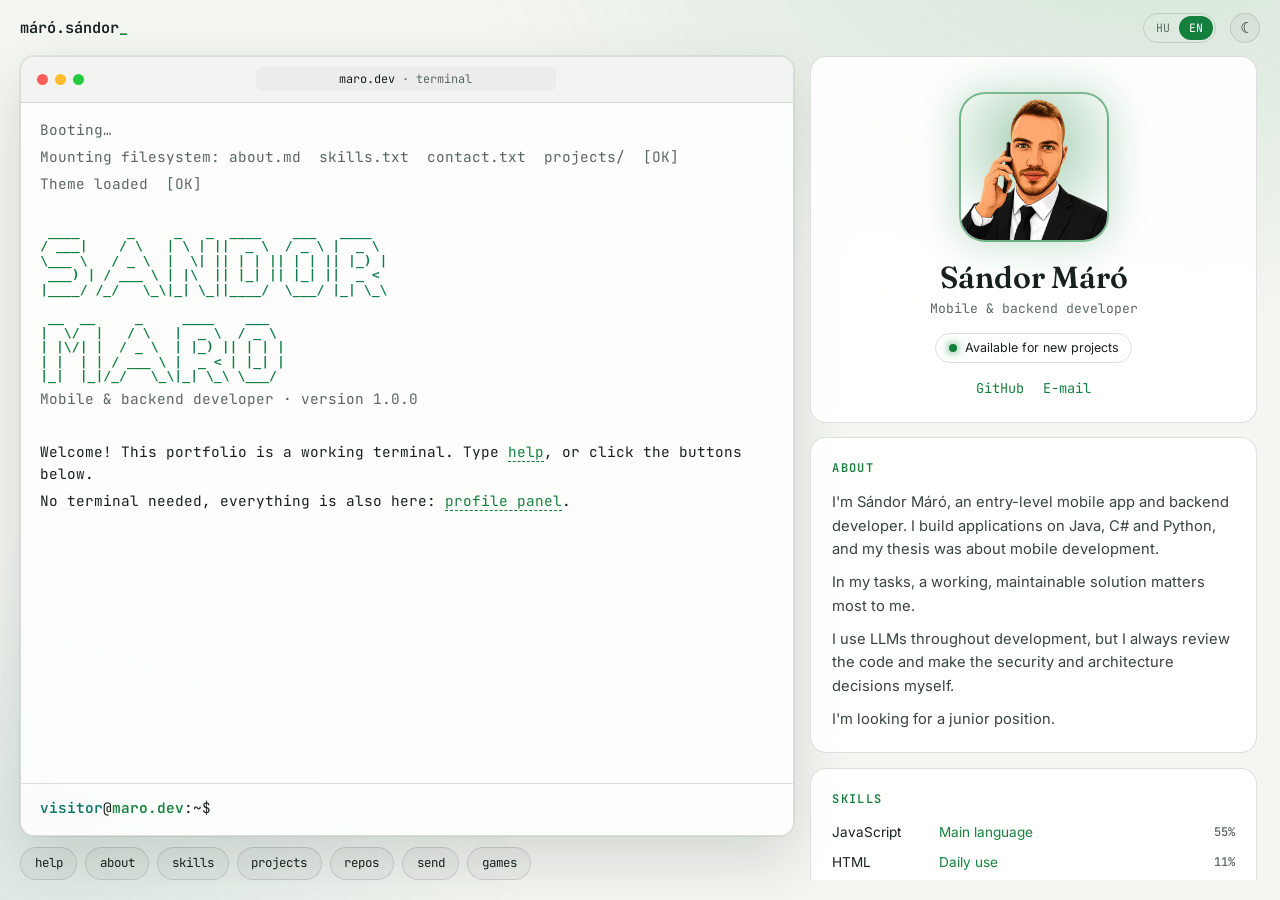
<file: index.html>
<!DOCTYPE html>
<html lang="hu" data-mode="dark">
<head>
  <meta charset="UTF-8">
  <meta name="viewport" content="width=device-width, initial-scale=1.0">
  <title>Máró Sándor – Junior mobil- és backend fejlesztő</title>
  <meta name="description" content="Máró Sándor junior mobil- és backend fejlesztő portfolioja: Java, C#, Python és JavaScript projektek a GitHubról, egy működő terminállal és élő profilpanellel.">
  <meta name="author" content="Máró Sándor">
  <meta name="robots" content="index, follow, max-image-preview:large">
  <link rel="canonical" href="https://marosandor.hu/">
  <meta property="og:type" content="website">
  <meta property="og:site_name" content="Máró Sándor">
  <meta property="og:locale" content="hu_HU">
  <meta property="og:locale:alternate" content="en_GB">
  <meta property="og:url" content="https://marosandor.hu/">
  <meta property="og:title" content="Máró Sándor – Junior mobil- és backend fejlesztő">
  <meta property="og:description" content="Junior mobil- és backend fejlesztő portfolio egy működő terminállal: projektek, készségek és elérhetőség.">
  <meta property="og:image" content="https://marosandor.hu/og-image.jpg">
  <meta property="og:image:width" content="1200">
  <meta property="og:image:height" content="630">
  <meta property="og:image:alt" content="Máró Sándor karikatúra-portréja">
  <meta name="twitter:card" content="summary_large_image">
  <meta name="twitter:title" content="Máró Sándor – Junior mobil- és backend fejlesztő">
  <meta name="twitter:description" content="Junior mobil- és backend fejlesztő portfolio egy működő terminállal: projektek, készségek és elérhetőség.">
  <meta name="twitter:image" content="https://marosandor.hu/og-image.jpg">
  <script type="application/ld+json">
  {
    "@context": "https://schema.org",
    "@type": "Person",
    "name": "Máró Sándor",
    "alternateName": "Sándor Máró",
    "jobTitle": "Junior mobil- és backend fejlesztő",
    "url": "https://marosandor.hu/",
    "image": "https://marosandor.hu/profile.webp",
    "email": "mailto:marosandor2001@gmail.com",
    "sameAs": ["https://github.com/MaroSandor"],
    "knowsAbout": ["JavaScript", "HTML", "CSS", "Java", "C#", "Python", "Git"]
  }
  </script>
  <link rel="preconnect" href="https://fonts.googleapis.com">
  <link rel="preconnect" href="https://fonts.gstatic.com" crossorigin>
  <link href="https://fonts.googleapis.com/css2?family=Fraunces:wght@600&family=Inter:wght@400;500;600&family=JetBrains+Mono:wght@400;600&display=swap" rel="stylesheet">
  <link rel="icon" type="image/png" href="favicon.png">
  <link rel="stylesheet" href="style.css">
  <script>
    // Villanásmentes témaválasztás: a CSS betöltése előtt beállítjuk a módot.
    (function () {
      try {
        var p = new URLSearchParams(location.search), d = document.documentElement;
        var m = p.get('mode') || localStorage.getItem('mode');
        var light = matchMedia('(prefers-color-scheme: light)').matches;
        d.dataset.mode = m === 'light' || m === 'dark' ? m : light ? 'light' : 'dark';
      } catch (e) {}
    })();
  </script>
</head>
<body data-view="terminal">
  <header class="top">
    <a class="brand" href="#">máró.sándor<span class="caret">_</span></a>
    <div class="tools">
      <div class="langs" role="group" data-aria-hu="Nyelv" data-aria-en="Language" aria-label="Nyelv">
        <button type="button" data-lang-btn="hu" aria-pressed="true">HU</button>
        <button type="button" data-lang-btn="en" aria-pressed="false">EN</button>
      </div>
      <button type="button" class="mode-btn" id="mode-btn" aria-label="Világos mód">☀</button>
      <div class="tabs" role="group" data-aria-hu="Nézet" data-aria-en="View" aria-label="Nézet">
        <button type="button" data-view-btn="terminal" aria-pressed="true" data-hu="Terminál" data-en="Terminal">Terminál</button>
        <button type="button" data-view-btn="panel" aria-pressed="false" data-hu="Profil" data-en="Profile">Profil</button>
      </div>
    </div>
  </header>

  <main class="workspace">
    <section class="termcol">
      <div class="window" id="term" data-aria-hu="Interaktív terminál" data-aria-en="Interactive terminal" aria-label="Interaktív terminál">
        <div class="chrome">
          <span class="lights" aria-hidden="true"><i></i><i></i><i></i></span>
          <span class="url">maro.dev <em>· terminal</em></span>
          <span class="spacer"></span>
        </div>
        <div class="out" id="out" role="log" aria-live="polite"></div>
        <form class="prompt" id="form" autocomplete="off" action="#" onsubmit="return false">
          <label id="ps1" for="cmd"></label>
          <input id="cmd" type="text" spellcheck="false" autocapitalize="off" autocorrect="off" aria-label="Command">
        </form>
      </div>
      <div class="chips" id="chips" data-aria-hu="Gyorsparancsok" data-aria-en="Quick commands" aria-label="Gyorsparancsok">
        <button type="button" data-run="help">help</button>
        <button type="button" data-run="about">about</button>
        <button type="button" data-run="skills">skills</button>
        <button type="button" data-run="projects">projects</button>
        <button type="button" data-run="repos">repos</button>
        <button type="button" data-run="send">send</button>
        <button type="button" data-run="games">games</button>
      </div>
    </section>

    <!-- Statikus tartalom keresőknek és JS nélkül; a panel.js betöltéskor lecseréli. Tartsd szinkronban a data.js-sel. -->
    <aside class="panel" id="panel" aria-label="Profile">
      <section class="card profile">
        <h1 class="name">Máró Sándor</h1>
        <p class="role">Mobil- és backend fejlesztő</p>
      </section>
      <section class="card">
        <h3>Rólam</h3>
        <p>Máró Sándor vagyok, pályakezdő mobilalkalmazás- és backend fejlesztő. Java, C# és Python alapokon építek alkalmazásokat, a szakdolgozatomban mobilfejlesztéssel foglalkoztam.</p>
        <p>A feladatokban a működő, jól karbantartható megoldást tartom a legfontosabbnak.</p>
        <p>Az LLM-eket a fejlesztés egészében használom, a kódot viszont mindig átnézem, a biztonsági és architektúra-döntéseket pedig magam hozom.</p>
        <p>Junior pozíciót keresek.</p>
      </section>
      <section class="card">
        <h3>Készségek</h3>
        <p>JavaScript, HTML, CSS, Java, C#, Python, Git.</p>
      </section>
      <section class="card">
        <h3>Projektek</h3>
        <ul>
          <li><a href="https://github.com/MaroSandor/rf4-magyar-forum">RF4 magyar fórum</a> – JavaScript</li>
          <li><a href="https://github.com/MaroSandor/konyvtar-kezelo-webapp">Könyvtárkezelő webapp</a> – C#, HTML, CSS</li>
          <li><a href="https://github.com/MaroSandor/szakdolgozat">Szakdolgozat</a> – Java, Swift, TypeScript</li>
          <li><a href="https://github.com/MaroSandor/java-algorithms">Java algoritmusok</a> – Java</li>
          <li><a href="https://github.com/MaroSandor/hibajegy-lacinak">Hibajegykezelő</a> – Python</li>
        </ul>
      </section>
      <section class="card">
        <h3>Kapcsolat</h3>
        <a class="mail" href="mailto:marosandor2001@gmail.com">marosandor2001@gmail.com</a>
        · <a href="https://github.com/MaroSandor">GitHub</a>
      </section>
    </aside>
  </main>

  <noscript><p class="nojs">JavaScript required / A terminálhoz JavaScript kell. <a href="mailto:marosandor2001@gmail.com">marosandor2001@gmail.com</a></p></noscript>
  <script src="data.js"></script>
  <script src="lang.js"></script>
  <script src="theme.js"></script>
  <script src="ascii.js"></script>
  <script src="extras.js"></script>
  <script src="features.js"></script>
  <script src="engine.js"></script>
  <script src="panel.js"></script>
  <script src="main.js"></script>
  <script>
    // Diagnosztika: ha a szkriptek nem töltődtek be, ezt látni fogod a képernyőn.
    window.addEventListener('load', () => {
      const out = document.getElementById('out');
      if (out && !out.children.length) out.textContent = 'Error: the scripts did not load / A szkriptek nem töltődtek be. Open the console (F12) and send me the error.';
    });
  </script>
</body>
</html>
</file>
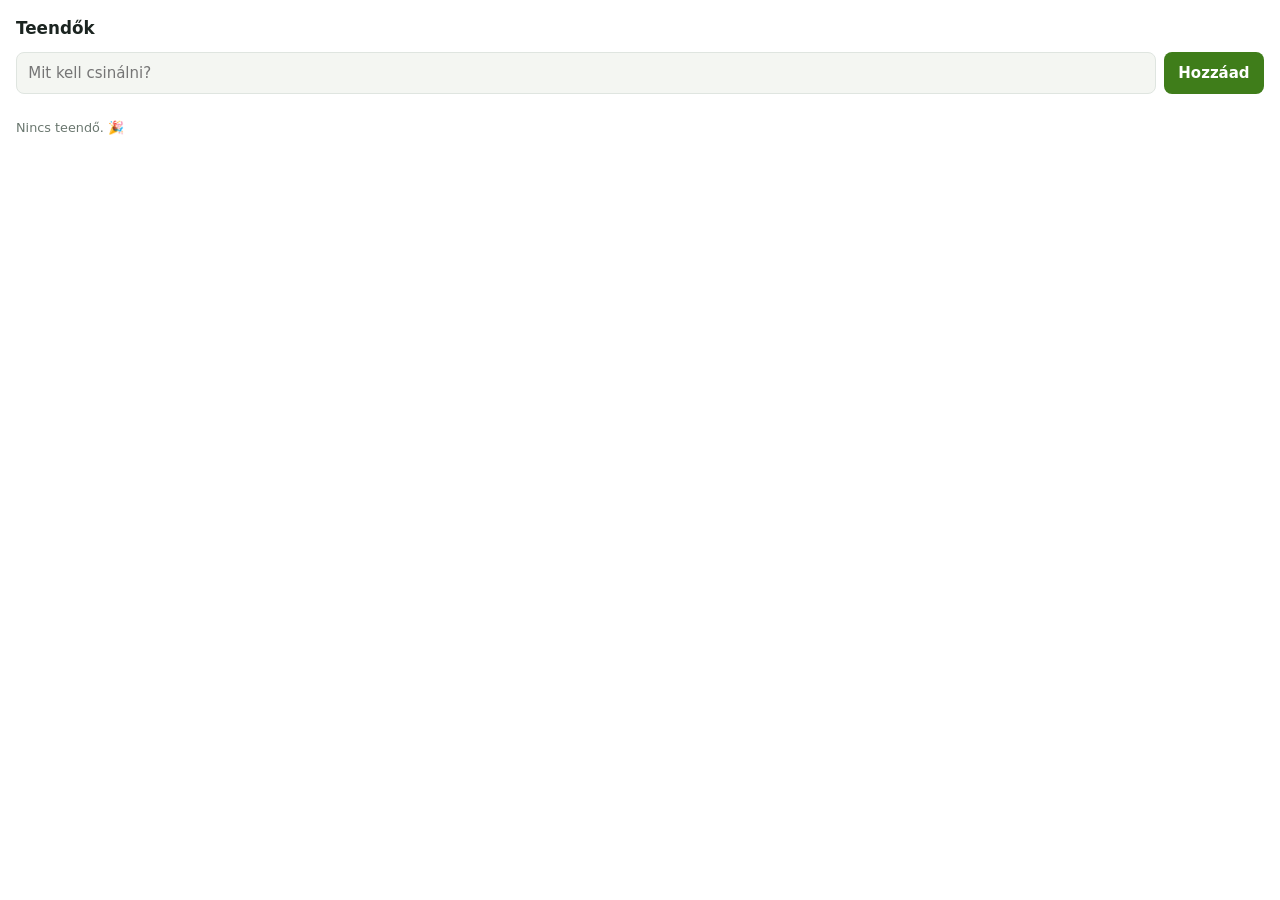
<file: projects/todo/index.html>
<!DOCTYPE html>
<html lang="hu">
<head>
  <meta charset="UTF-8">
  <meta name="viewport" content="width=device-width, initial-scale=1.0">
  <title>Todo</title>
  <style>
    :root { --bg: #fff; --fg: #1b2420; --muted: #6a776f; --line: #dfe5e0; --accent: #3f7d1a; --card: #f4f6f2; }
    @media (prefers-color-scheme: dark) { :root { --bg: #0e1610; --fg: #e3ebe5; --muted: #8d9a8f; --line: #25322a; --accent: #c8f169; --card: #152019; } }
    * { box-sizing: border-box; margin: 0; padding: 0; }
    body { font: 15px/1.5 system-ui, sans-serif; background: var(--bg); color: var(--fg); padding: 1rem; }
    h1 { font-size: 1.05rem; margin-bottom: .7rem; }
    form { display: flex; gap: .5rem; margin-bottom: .8rem; }
    input[type=text] { flex: 1; padding: .55rem .7rem; border: 1px solid var(--line); border-radius: 8px; background: var(--card); color: inherit; font: inherit; }
    button { padding: .55rem .9rem; border: 0; border-radius: 8px; background: var(--accent); color: var(--bg); font: inherit; font-weight: 600; cursor: pointer; }
    ul { list-style: none; display: grid; gap: .4rem; }
    li { display: flex; align-items: center; gap: .6rem; padding: .5rem .7rem; background: var(--card); border: 1px solid var(--line); border-radius: 8px; }
    li.done span { text-decoration: line-through; color: var(--muted); }
    li span { flex: 1; word-break: break-word; }
    li button { background: none; color: var(--muted); padding: .1rem .4rem; font-size: 1.1rem; }
    .meta { margin-top: .7rem; font-size: .8rem; color: var(--muted); }
  </style>
</head>
<body>
  <h1 id="title"></h1>
  <form id="f"><input type="text" id="t" maxlength="120" autocomplete="off"><button id="add"></button></form>
  <ul id="list"></ul>
  <p class="meta" id="meta"></p>
  <script>
    // Minta-projekt: az "élő demó" funkció bemutatására (run todo). Cseréld le a saját munkáidra.
    const lang = new URLSearchParams(location.search).get('lang') === 'en' ? 'en' : 'hu';
    const T = { hu: ['Teendők', 'Mit kell csinálni?', 'Hozzáad', 'maradt', 'Nincs teendő. 🎉'], en: ['Todos', 'What needs doing?', 'Add', 'left', 'Nothing to do. 🎉'] }[lang];
    const KEY = 'demo-todo';
    let items = [];
    try { items = JSON.parse(localStorage.getItem(KEY)) || []; } catch {}
    const $ = id => document.getElementById(id);
    $('title').textContent = T[0]; $('t').placeholder = T[1]; $('add').textContent = T[2];
    const save = () => { try { localStorage.setItem(KEY, JSON.stringify(items)); } catch {} render(); };
    function render() {
      $('list').innerHTML = '';
      items.forEach((it, i) => {
        const li = document.createElement('li'); li.className = it.done ? 'done' : '';
        const cb = Object.assign(document.createElement('input'), { type: 'checkbox', checked: it.done });
        cb.onchange = () => { it.done = cb.checked; save(); };
        const sp = Object.assign(document.createElement('span'), { textContent: it.text });
        const rm = Object.assign(document.createElement('button'), { textContent: '×', title: 'delete' });
        rm.onclick = () => { items.splice(i, 1); save(); };
        li.append(cb, sp, rm); $('list').append(li);
      });
      const left = items.filter(i => !i.done).length;
      $('meta').textContent = items.length ? `${left} ${T[3]}` : T[4];
    }
    $('f').onsubmit = e => { e.preventDefault(); const v = $('t').value.trim(); if (v) { items.push({ text: v, done: false }); $('t').value = ''; save(); } };
    render();
  </script>
</body>
</html>
</file>
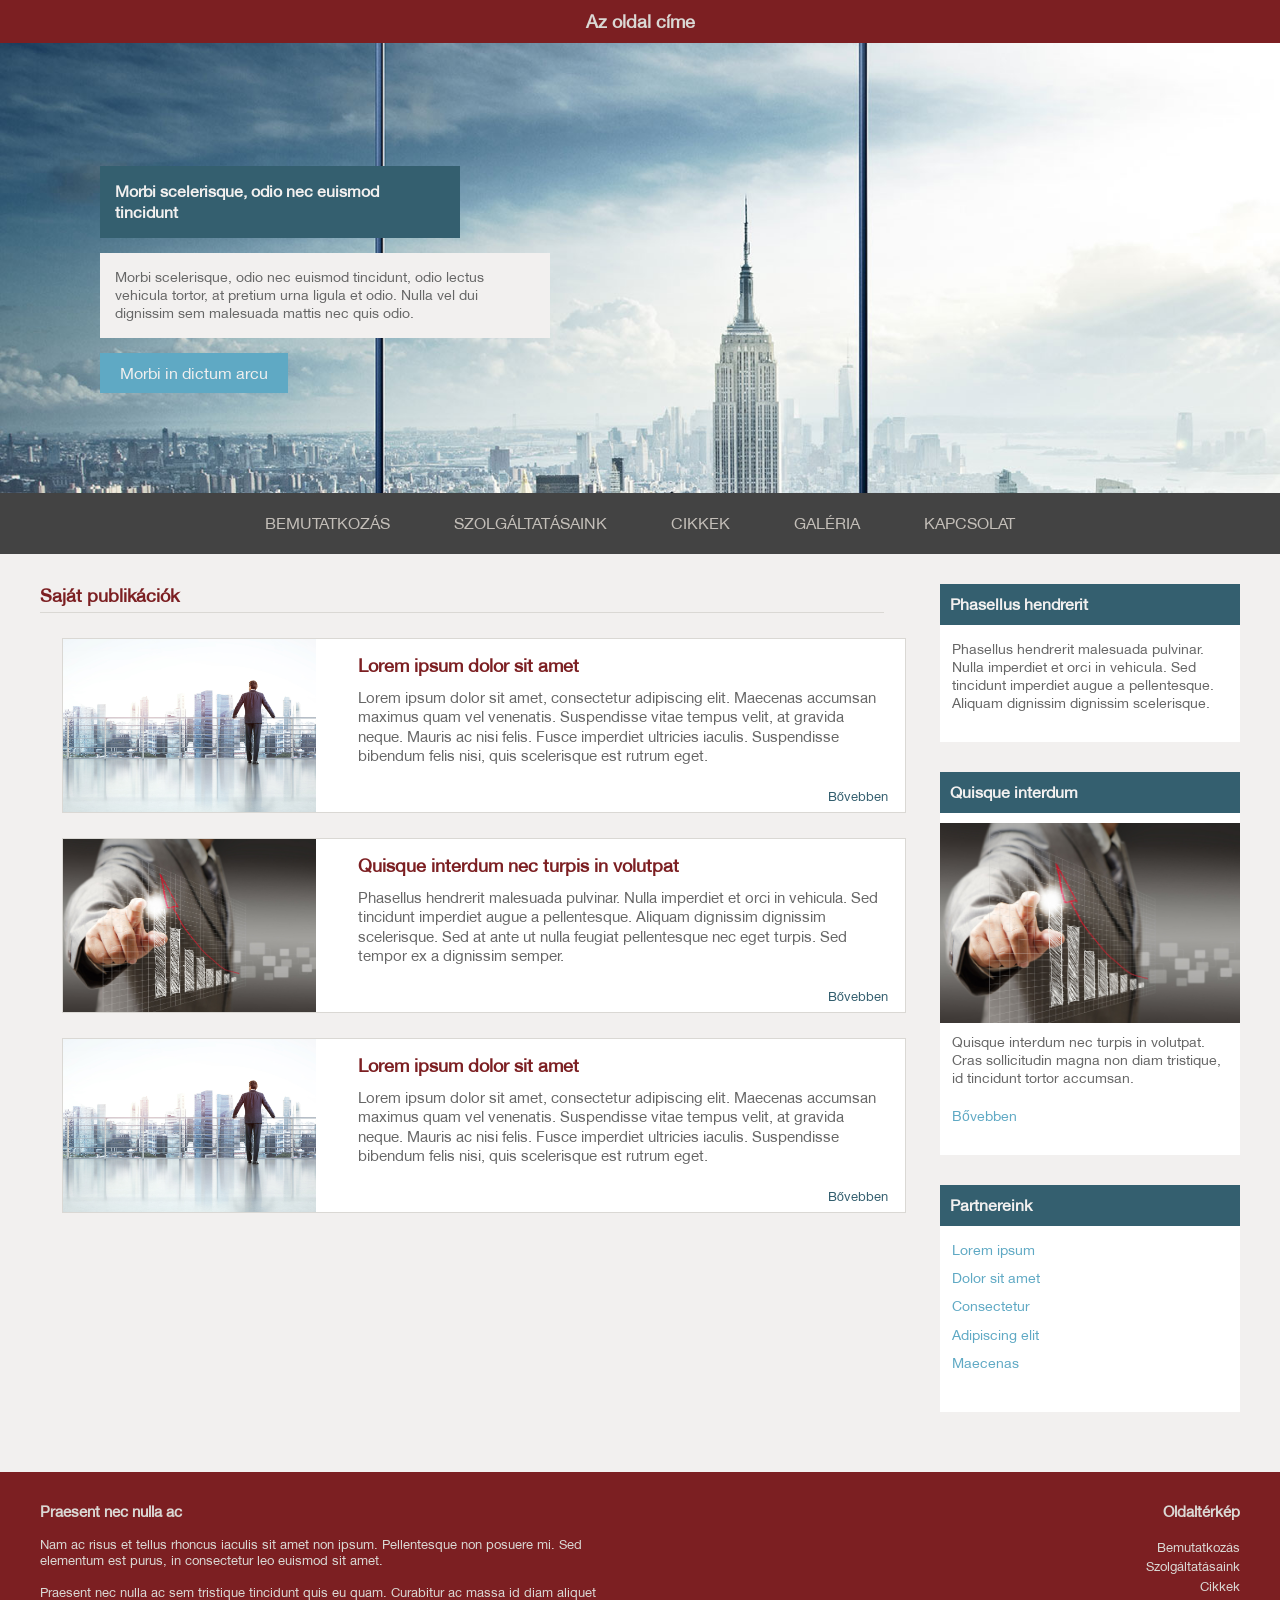
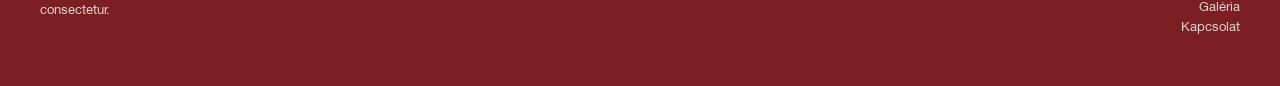
<file: articles.html>
<!DOCTYPE html>
<html lang="hu">
	<head>
		<meta charset="UTF-8">
		<title>Az oldal címe</title>
		<link href="res/style.css" rel="stylesheet" type="text/css">
	</head>
	<body>

		<header>
			<div id="siteTitle">
				<a href="">Az oldal címe</a>
			</div>
			<div class="headerImage" style="background-image:url(media/hd/skyscraper-slider.jpg)">
				<div class="centerBox">
					<section>
						<h3>Morbi scelerisque, odio nec euismod tincidunt</h3>
						<p>Morbi scelerisque, odio nec euismod tincidunt, odio lectus vehicula tortor, at pretium urna ligula et odio. Nulla vel dui dignissim sem malesuada mattis nec quis odio.</p>
						<a href="">Morbi in dictum arcu</a>
					</section>
				</div>
			</div>
			<nav>
				<ul class="centerBox">
					<li><a href="index.html">Bemutatkozás</a></li>
					<li><a href="services.html">Szolgáltatásaink</a></li>
					<li><a href="articles.html">Cikkek</a></li>
					<li><a href="gallery.html">Galéria</a></li>
					<li><a href="contact.html">Kapcsolat</a></li>
				</ul>
			</nav>
		</header>
		
		<div id="page">
			<div class="centerBox">
				<main id="content">
				
					<!-- MAIN CONTENT -->
					
					<h1>Saját publikációk</h1>
				
					<ul class="articles">
				
						<li class="preview">
				
							<img src="media/business-wallpaper-hd-free.jpg" alt="Mauris ac nisi felis">
							
							<div>
								<h2>Lorem ipsum dolor sit amet</h2>
								<p>Lorem ipsum dolor sit amet, consectetur adipiscing elit. Maecenas accumsan maximus quam vel venenatis. Suspendisse vitae tempus velit, at gravida neque. Mauris ac nisi felis. Fusce imperdiet ultricies iaculis. Suspendisse bibendum felis nisi, quis scelerisque est rutrum eget.</p>
							</div>
							<a href="index.html">Bővebben</a>
						
						</li>
					
						<li class="preview">
				
							<img src="media/business-graph.jpg" alt="Mauris ac nisi felis">
							
							<div>
								<h2>Quisque interdum nec turpis in volutpat</h2>
								<p>Phasellus hendrerit malesuada pulvinar. Nulla imperdiet et orci in vehicula. Sed tincidunt imperdiet augue a pellentesque. Aliquam dignissim dignissim scelerisque. Sed at ante ut nulla feugiat pellentesque nec eget turpis. Sed tempor ex a dignissim semper.</p>
							</div>
							<a href="index.html">Bővebben</a>
						
						</li>
					
						<li class="preview">
				
							<img src="media/business-wallpaper-hd-free.jpg" alt="Mauris ac nisi felis">
							
							<div>
								<h2>Lorem ipsum dolor sit amet</h2>
								<p>Lorem ipsum dolor sit amet, consectetur adipiscing elit. Maecenas accumsan maximus quam vel venenatis. Suspendisse vitae tempus velit, at gravida neque. Mauris ac nisi felis. Fusce imperdiet ultricies iaculis. Suspendisse bibendum felis nisi, quis scelerisque est rutrum eget.</p>
							</div>
							<a href="index.html">Bővebben</a>
						
						</li>
						
					</ul>
					
					<!-- END: MAIN CONTENT -->
				
				</main>
				<aside>
				
					<section>
						<h3>Phasellus hendrerit</h3>
						<p>
							Phasellus hendrerit malesuada pulvinar. Nulla imperdiet et orci in vehicula. Sed tincidunt imperdiet augue a pellentesque. Aliquam dignissim dignissim scelerisque.
						</p>
					</section>
				
					<section>
						<h3>Quisque interdum</h3>
						<img src="media/business-graph.jpg" alt="Nulla imperdiet et orci in vehicula">
						<p>Quisque interdum nec turpis in volutpat. Cras sollicitudin magna non diam tristique, id tincidunt tortor accumsan.</p>
						<p><a href="index.html">Bővebben</a></p>
					</section>
				
					<section>
						<h3>Partnereink</h3>
						<ul>
							<li><a href="http://lipsum.com" target="_blank">Lorem ipsum</a></li>
							<li><a href="http://lipsum.com" target="_blank">Dolor sit amet</a></li>
							<li><a href="http://lipsum.com" target="_blank">Consectetur</a></li>
							<li><a href="http://lipsum.com" target="_blank">Adipiscing elit</a></li>
							<li><a href="http://lipsum.com" target="_blank">Maecenas</a></li>
						</ul>
					</section>
				
				</aside>
			</div>
		</div>
		
		<footer>
			<div class="centerBox">
				<div class="left">
					<h4>Praesent nec nulla ac</h4>
					<p>Nam ac risus et tellus rhoncus iaculis sit amet non ipsum. Pellentesque non posuere mi. Sed elementum est purus, in consectetur leo euismod sit amet.</p>
					<p>Praesent nec nulla ac sem tristique tincidunt quis eu quam. Curabitur ac massa id diam aliquet consectetur.</p>
				</div>
				<div class="right">
					<h4>Oldaltérkép</h4>
					<ul>
						<li><a href="index.html">Bemutatkozás</a></li>
						<li><a href="services.html">Szolgáltatásaink</a></li>
						<li><a href="articles.html">Cikkek</a></li>
						<li><a href="gallery.html">Galéria</a></li>
						<li><a href="contact.html">Kapcsolat</a></li>
					</ul>
				</div>
			</div>
		</footer>
		

	</body>
</html>
</file>
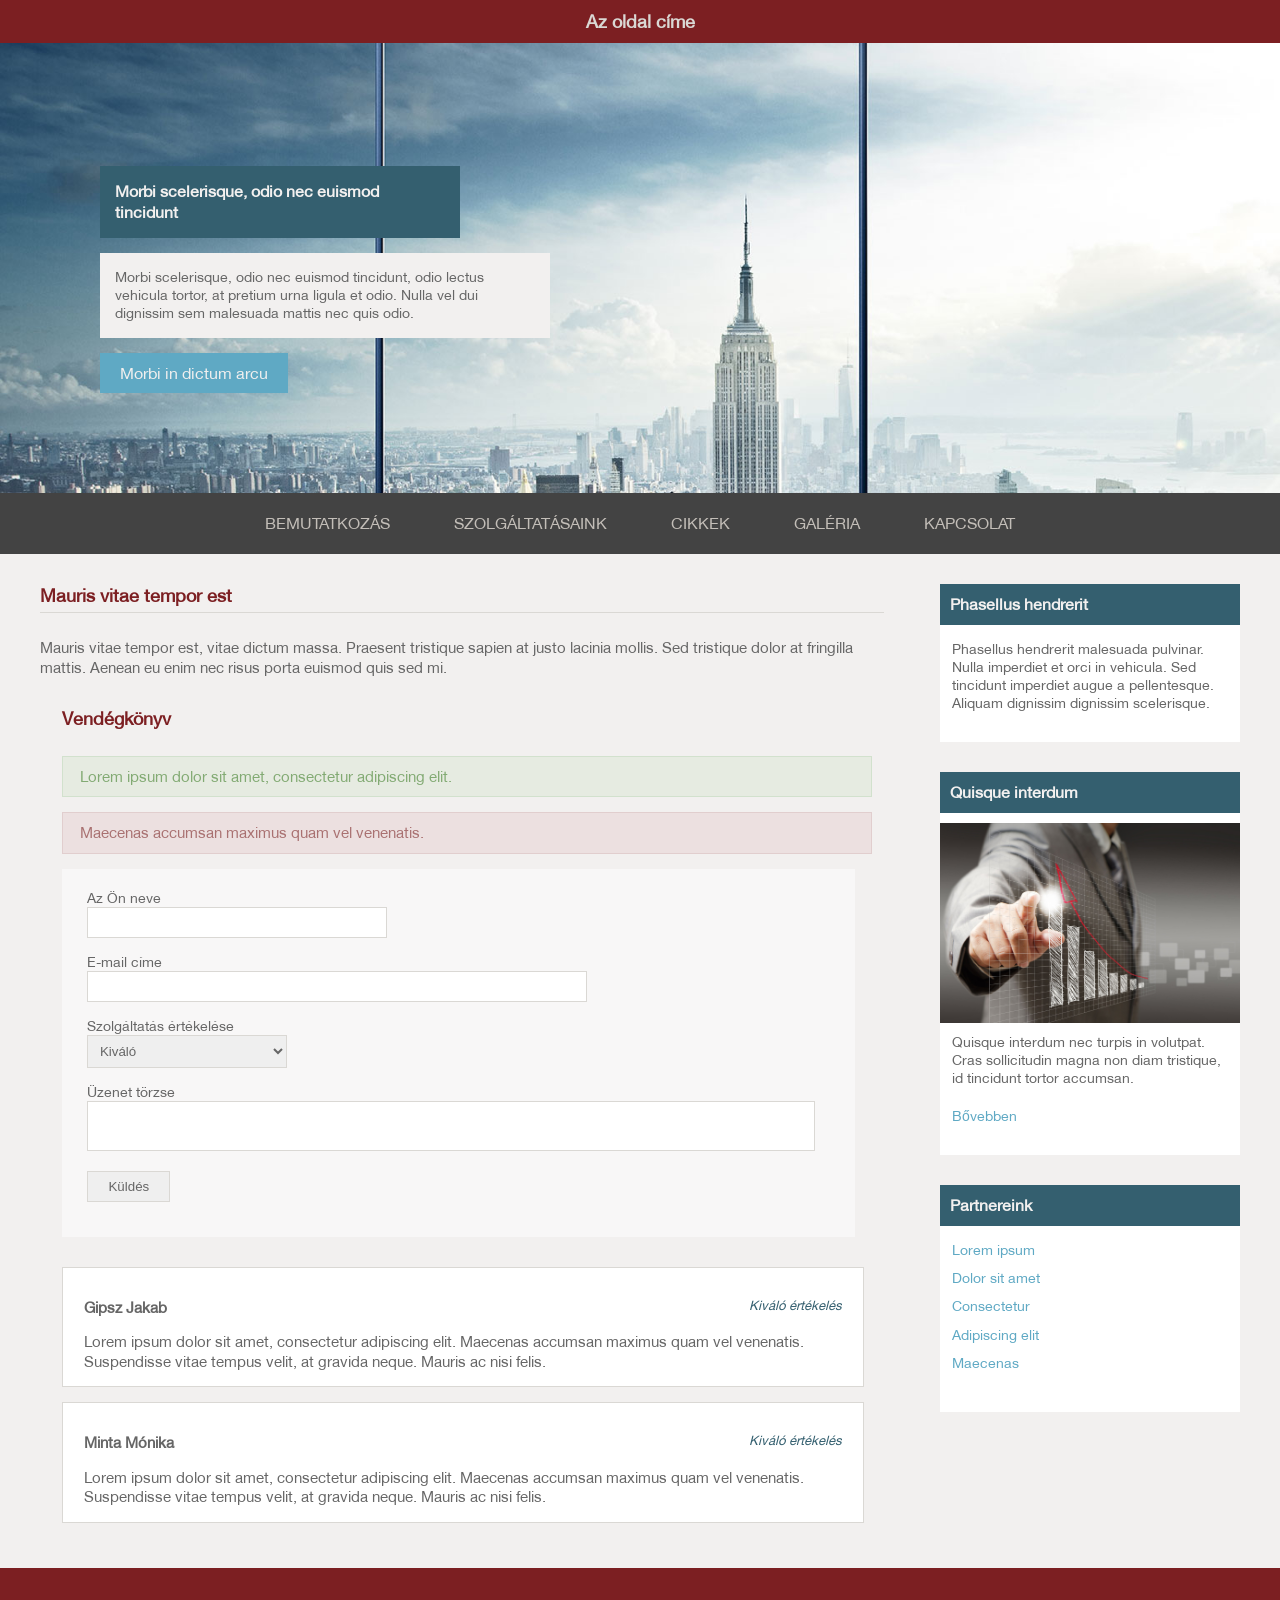
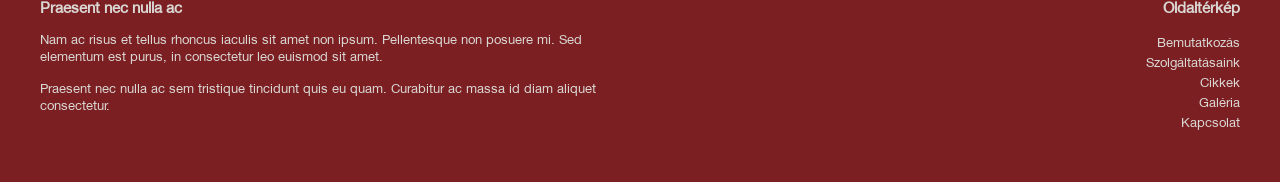
<file: contact.html>
<!DOCTYPE html>
<html lang="hu">
	<head>
		<meta charset="UTF-8">
		<title>Az oldal címe</title>
		<link href="res/style.css" rel="stylesheet" type="text/css">
	</head>
	<body>

		<header>
			<div id="siteTitle">
				<a href="">Az oldal címe</a>
			</div>
			<div class="headerImage" style="background-image:url(media/hd/skyscraper-slider.jpg)">
				<div class="centerBox">
					<section>
						<h3>Morbi scelerisque, odio nec euismod tincidunt</h3>
						<p>Morbi scelerisque, odio nec euismod tincidunt, odio lectus vehicula tortor, at pretium urna ligula et odio. Nulla vel dui dignissim sem malesuada mattis nec quis odio.</p>
						<a href="">Morbi in dictum arcu</a>
					</section>
				</div>
			</div>
			<nav>
				<ul class="centerBox">
					<li><a href="index.html">Bemutatkozás</a></li>
					<li><a href="services.html">Szolgáltatásaink</a></li>
					<li><a href="articles.html">Cikkek</a></li>
					<li><a href="gallery.html">Galéria</a></li>
					<li><a href="contact.html">Kapcsolat</a></li>
				</ul>
			</nav>
		</header>
		
		<div id="page">
			<div class="centerBox">
				<main id="content">
				
					<!-- MAIN CONTENT -->
					
					<h1>Mauris vitae tempor est</h1>
					
					<p>Mauris vitae tempor est, vitae dictum massa. Praesent tristique sapien at justo lacinia mollis. Sed tristique dolor at fringilla mattis. Aenean eu enim nec risus porta euismod quis sed mi.</p>
					
					<section>
							
						<h2>Vendégkönyv</h2>
						
						<p class="success">Lorem ipsum dolor sit amet, consectetur adipiscing elit.</p>
						<p class="error">Maecenas accumsan maximus quam vel venenatis. </p>
						
						<form method="post" action="mailto:somebody@host.com">
							<label for="inputName">Az Ön neve</label>
							<input type="text" name="name" id="inputName" maxlength="50">
							<label for="inputEmail">E-mail címe</label>
							<input type="email" name="email" id="inputEmail" maxlength="256">
							<label for="inputSubject">Szolgáltatás értékelése</label>
							<select name="subject" id="inputSubject">
								<option value="3">Kiváló</option>
								<option value="2">Megfelelő</option>
								<option value="1">Elégséges</option>
								<option value="0">Kritikuán aluli</option>
							</select>
							<label for="inputMessage">Üzenet törzse</label>
							<textarea name="message" id="inputMessage" maxlength="1000"></textarea>
							<input type="submit" name="sendEmail" value="Küldés">
						</form>
						
					</section>
					
					<ul class="customers">
					
						<li class="customerBook">
							<p><strong>Gipsz Jakab</strong><span>Kiváló értékelés</span></p>
							<p>Lorem ipsum dolor sit amet, consectetur adipiscing elit. Maecenas accumsan maximus quam vel venenatis. Suspendisse vitae tempus velit, at gravida neque. Mauris ac nisi felis.</p>
						</li>
						
						<li class="customerBook">
							<p><strong>Minta Mónika</strong><span>Kiváló értékelés</span></p>
							<p>Lorem ipsum dolor sit amet, consectetur adipiscing elit. Maecenas accumsan maximus quam vel venenatis. Suspendisse vitae tempus velit, at gravida neque. Mauris ac nisi felis.</p>
						</li>
					
					</ul>
					
					<!-- END: MAIN CONTENT -->
				
				</main>
				<aside>
				
					<section>
						<h3>Phasellus hendrerit</h3>
						<p>
							Phasellus hendrerit malesuada pulvinar. Nulla imperdiet et orci in vehicula. Sed tincidunt imperdiet augue a pellentesque. Aliquam dignissim dignissim scelerisque.
						</p>
					</section>
				
					<section>
						<h3>Quisque interdum</h3>
						<img src="media/business-graph.jpg" alt="Nulla imperdiet et orci in vehicula">
						<p>Quisque interdum nec turpis in volutpat. Cras sollicitudin magna non diam tristique, id tincidunt tortor accumsan.</p>
						<p><a href="index.html">Bővebben</a></p>
					</section>
				
					<section>
						<h3>Partnereink</h3>
						<ul>
							<li><a href="http://lipsum.com" target="_blank">Lorem ipsum</a></li>
							<li><a href="http://lipsum.com" target="_blank">Dolor sit amet</a></li>
							<li><a href="http://lipsum.com" target="_blank">Consectetur</a></li>
							<li><a href="http://lipsum.com" target="_blank">Adipiscing elit</a></li>
							<li><a href="http://lipsum.com" target="_blank">Maecenas</a></li>
						</ul>
					</section>
				
				</aside>
			</div>
		</div>
		
		<footer>
			<div class="centerBox">
				<div class="left">
					<h4>Praesent nec nulla ac</h4>
					<p>Nam ac risus et tellus rhoncus iaculis sit amet non ipsum. Pellentesque non posuere mi. Sed elementum est purus, in consectetur leo euismod sit amet.</p>
					<p>Praesent nec nulla ac sem tristique tincidunt quis eu quam. Curabitur ac massa id diam aliquet consectetur.</p>
				</div>
				<div class="right">
					<h4>Oldaltérkép</h4>
					<ul>
						<li><a href="index.html">Bemutatkozás</a></li>
						<li><a href="services.html">Szolgáltatásaink</a></li>
						<li><a href="articles.html">Cikkek</a></li>
						<li><a href="gallery.html">Galéria</a></li>
						<li><a href="contact.html">Kapcsolat</a></li>
					</ul>
				</div>
			</div>
		</footer>
		

	</body>
</html>
</file>
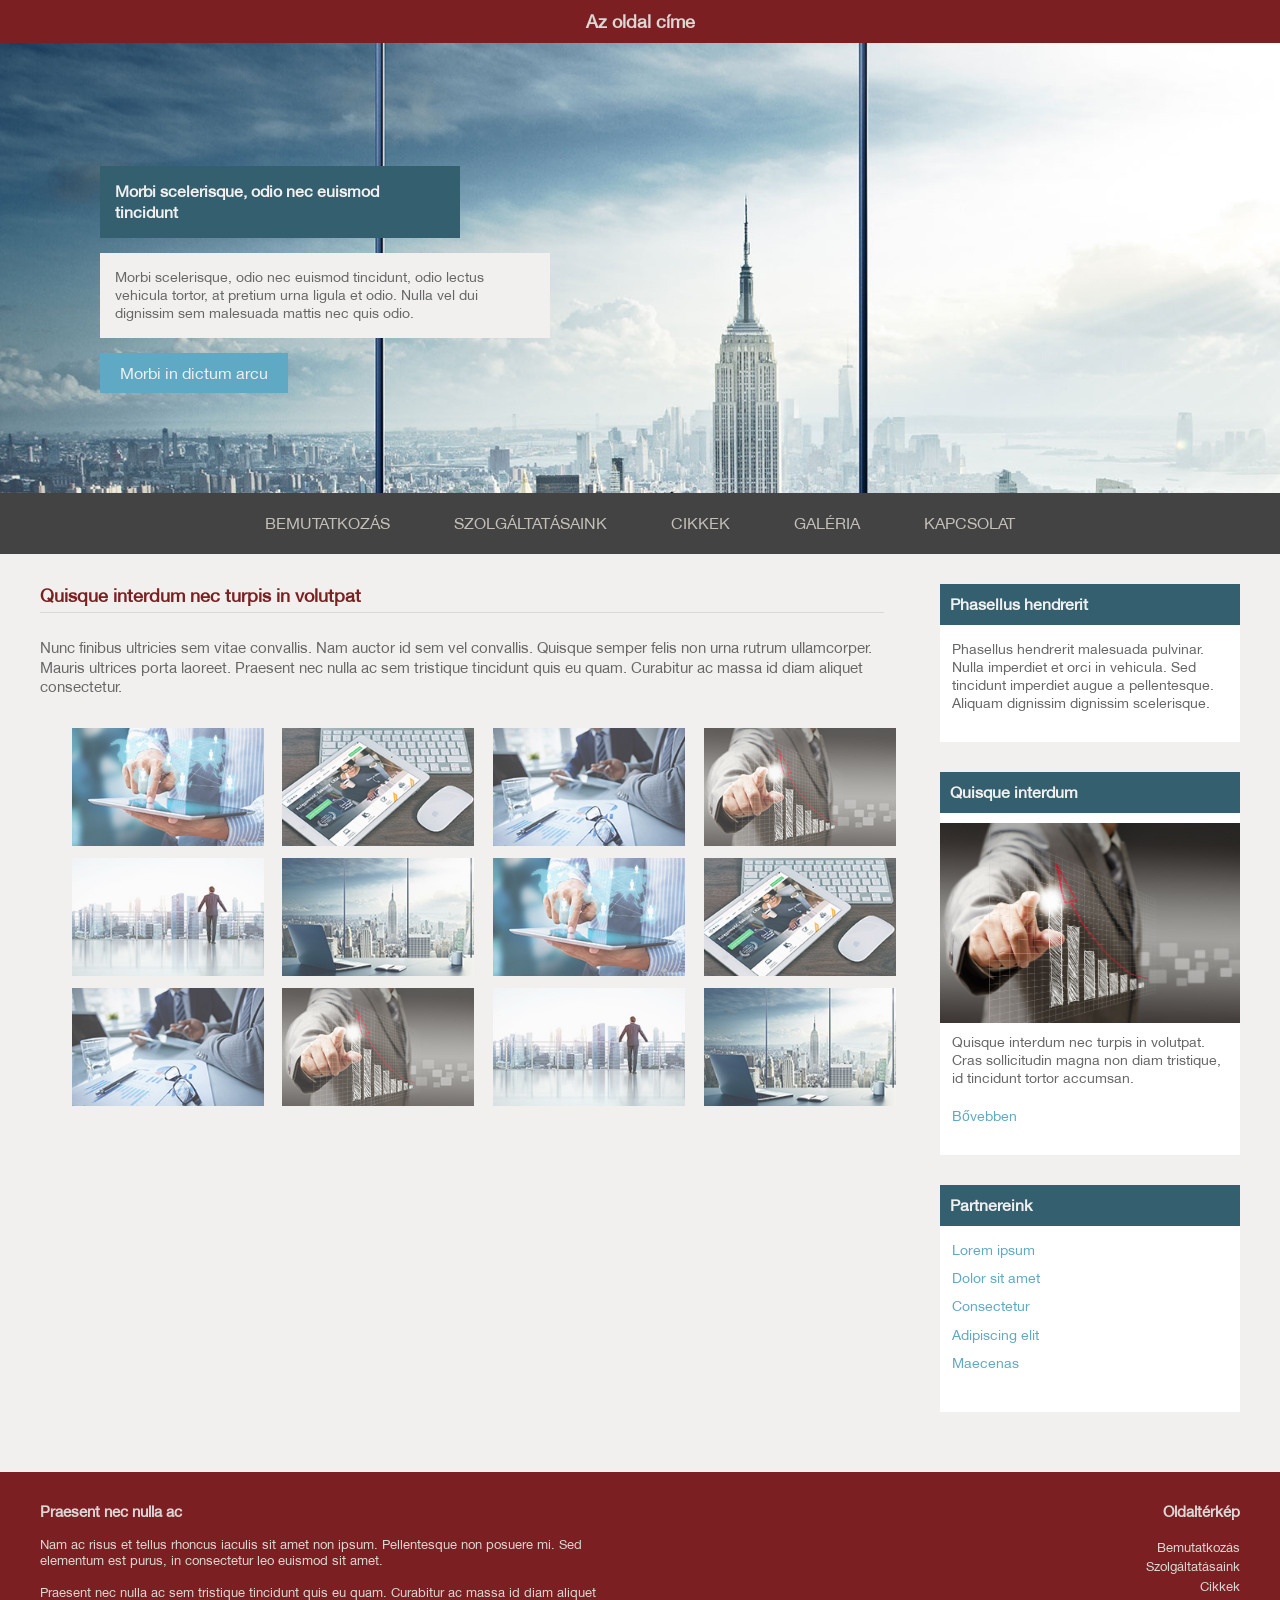
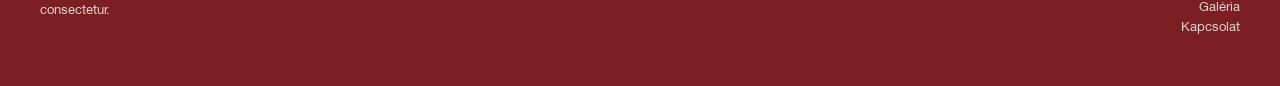
<file: gallery.html>
<!DOCTYPE html>
<html lang="hu">
	<head>
		<meta charset="UTF-8">
		<title>Az oldal címe</title>
		<link href="res/style.css" rel="stylesheet" type="text/css">
	</head>
	<body>

		<header>
			<div id="siteTitle">
				<a href="">Az oldal címe</a>
			</div>
			<div class="headerImage" style="background-image:url(media/hd/skyscraper-slider.jpg)">
				<div class="centerBox">
					<section>
						<h3>Morbi scelerisque, odio nec euismod tincidunt</h3>
						<p>Morbi scelerisque, odio nec euismod tincidunt, odio lectus vehicula tortor, at pretium urna ligula et odio. Nulla vel dui dignissim sem malesuada mattis nec quis odio.</p>
						<a href="">Morbi in dictum arcu</a>
					</section>
				</div>
			</div>
			<nav>
				<ul class="centerBox">
					<li><a href="index.html">Bemutatkozás</a></li>
					<li><a href="services.html">Szolgáltatásaink</a></li>
					<li><a href="articles.html">Cikkek</a></li>
					<li><a href="gallery.html">Galéria</a></li>
					<li><a href="contact.html">Kapcsolat</a></li>
				</ul>
			</nav>
		</header>
		
		<div id="page">
			<div class="centerBox">
				<main id="content">
				
					<!-- MAIN CONTENT -->
					
					<h1>Quisque interdum nec turpis in volutpat</h1>
						
					<p>Nunc finibus ultricies sem vitae convallis. Nam auctor id sem vel convallis. Quisque semper felis non urna rutrum ullamcorper. Mauris ultrices porta laoreet. Praesent nec nulla ac sem tristique tincidunt quis eu quam. Curabitur ac massa id diam aliquet consectetur.</p>
							
					<ul class="gallery">
						<li>
							<a href="media/4fe0558e79f869aba5782f80467689c9.jpg" target="_blank" title="Megtekintés">
								<img src="media/thumb/4fe0558e79f869aba5782f80467689c9.jpg" alt="Business technology">
							</a>
						</li>
						<li>
							<a href="media/apple-business-uhd.jpg" target="_blank" title="Megtekintés">
								<img src="media/thumb/apple-business-uhd.jpg" alt="Tablet and keyboard">
							</a>
						</li>
						<li>
							<a href="media/27188428-business.jpg" target="_blank" title="Megtekintés">
								<img src="media/thumb/27188428-business.jpg" alt="Meeting">
							</a>
						</li>
						<li>
							<a href="media/business-graph.jpg" target="_blank" title="Megtekintés">
								<img src="media/thumb/business-graph.jpg" alt="Business graph">
							</a>
						</li>
						<li>
							<a href="media/business-wallpaper-hd-free.jpg" target="_blank" title="Megtekintés">
								<img src="media/thumb/business-wallpaper-hd-free.jpg" alt="Businessman">
							</a>
						</li>
						<li>
							<a href="media/skyscraper-slider.jpg" target="_blank" title="Megtekintés">
								<img src="media/thumb/skyscraper-slider.jpg" alt="Skyscraper">
							</a>
						</li>
						<li>
							<a href="media/4fe0558e79f869aba5782f80467689c9.jpg" target="_blank" title="Megtekintés">
								<img src="media/thumb/4fe0558e79f869aba5782f80467689c9.jpg" alt="Business technology">
							</a>
						</li>
						<li>
							<a href="media/apple-business-uhd.jpg" target="_blank" title="Megtekintés">
								<img src="media/thumb/apple-business-uhd.jpg" alt="Tablet and keyboard">
							</a>
						</li>
						<li>
							<a href="media/27188428-business.jpg" target="_blank" title="Megtekintés">
								<img src="media/thumb/27188428-business.jpg" alt="Meeting">
							</a>
						</li>
						<li>
							<a href="media/business-graph.jpg" target="_blank" title="Megtekintés">
								<img src="media/thumb/business-graph.jpg" alt="Business graph">
							</a>
						</li>
						<li>
							<a href="media/business-wallpaper-hd-free.jpg" target="_blank" title="Megtekintés">
								<img src="media/thumb/business-wallpaper-hd-free.jpg" alt="Businessman">
							</a>
						</li>
						<li>
							<a href="media/skyscraper-slider.jpg" target="_blank" title="Megtekintés">
								<img src="media/thumb/skyscraper-slider.jpg" alt="Skyscraper">
							</a>
						</li>
					</ul>
					
					<!-- END: MAIN CONTENT -->
				
				</main>
				<aside>
				
					<section>
						<h3>Phasellus hendrerit</h3>
						<p>
							Phasellus hendrerit malesuada pulvinar. Nulla imperdiet et orci in vehicula. Sed tincidunt imperdiet augue a pellentesque. Aliquam dignissim dignissim scelerisque.
						</p>
					</section>
				
					<section>
						<h3>Quisque interdum</h3>
						<img src="media/business-graph.jpg" alt="Nulla imperdiet et orci in vehicula">
						<p>Quisque interdum nec turpis in volutpat. Cras sollicitudin magna non diam tristique, id tincidunt tortor accumsan.</p>
						<p><a href="index.html">Bővebben</a></p>
					</section>
				
					<section>
						<h3>Partnereink</h3>
						<ul>
							<li><a href="http://lipsum.com" target="_blank">Lorem ipsum</a></li>
							<li><a href="http://lipsum.com" target="_blank">Dolor sit amet</a></li>
							<li><a href="http://lipsum.com" target="_blank">Consectetur</a></li>
							<li><a href="http://lipsum.com" target="_blank">Adipiscing elit</a></li>
							<li><a href="http://lipsum.com" target="_blank">Maecenas</a></li>
						</ul>
					</section>
				
				</aside>
			</div>
		</div>
		
		<footer>
			<div class="centerBox">
				<div class="left">
					<h4>Praesent nec nulla ac</h4>
					<p>Nam ac risus et tellus rhoncus iaculis sit amet non ipsum. Pellentesque non posuere mi. Sed elementum est purus, in consectetur leo euismod sit amet.</p>
					<p>Praesent nec nulla ac sem tristique tincidunt quis eu quam. Curabitur ac massa id diam aliquet consectetur.</p>
				</div>
				<div class="right">
					<h4>Oldaltérkép</h4>
					<ul>
						<li><a href="index.html">Bemutatkozás</a></li>
						<li><a href="services.html">Szolgáltatásaink</a></li>
						<li><a href="articles.html">Cikkek</a></li>
						<li><a href="gallery.html">Galéria</a></li>
						<li><a href="contact.html">Kapcsolat</a></li>
					</ul>
				</div>
			</div>
		</footer>
		

	</body>
</html>
</file>
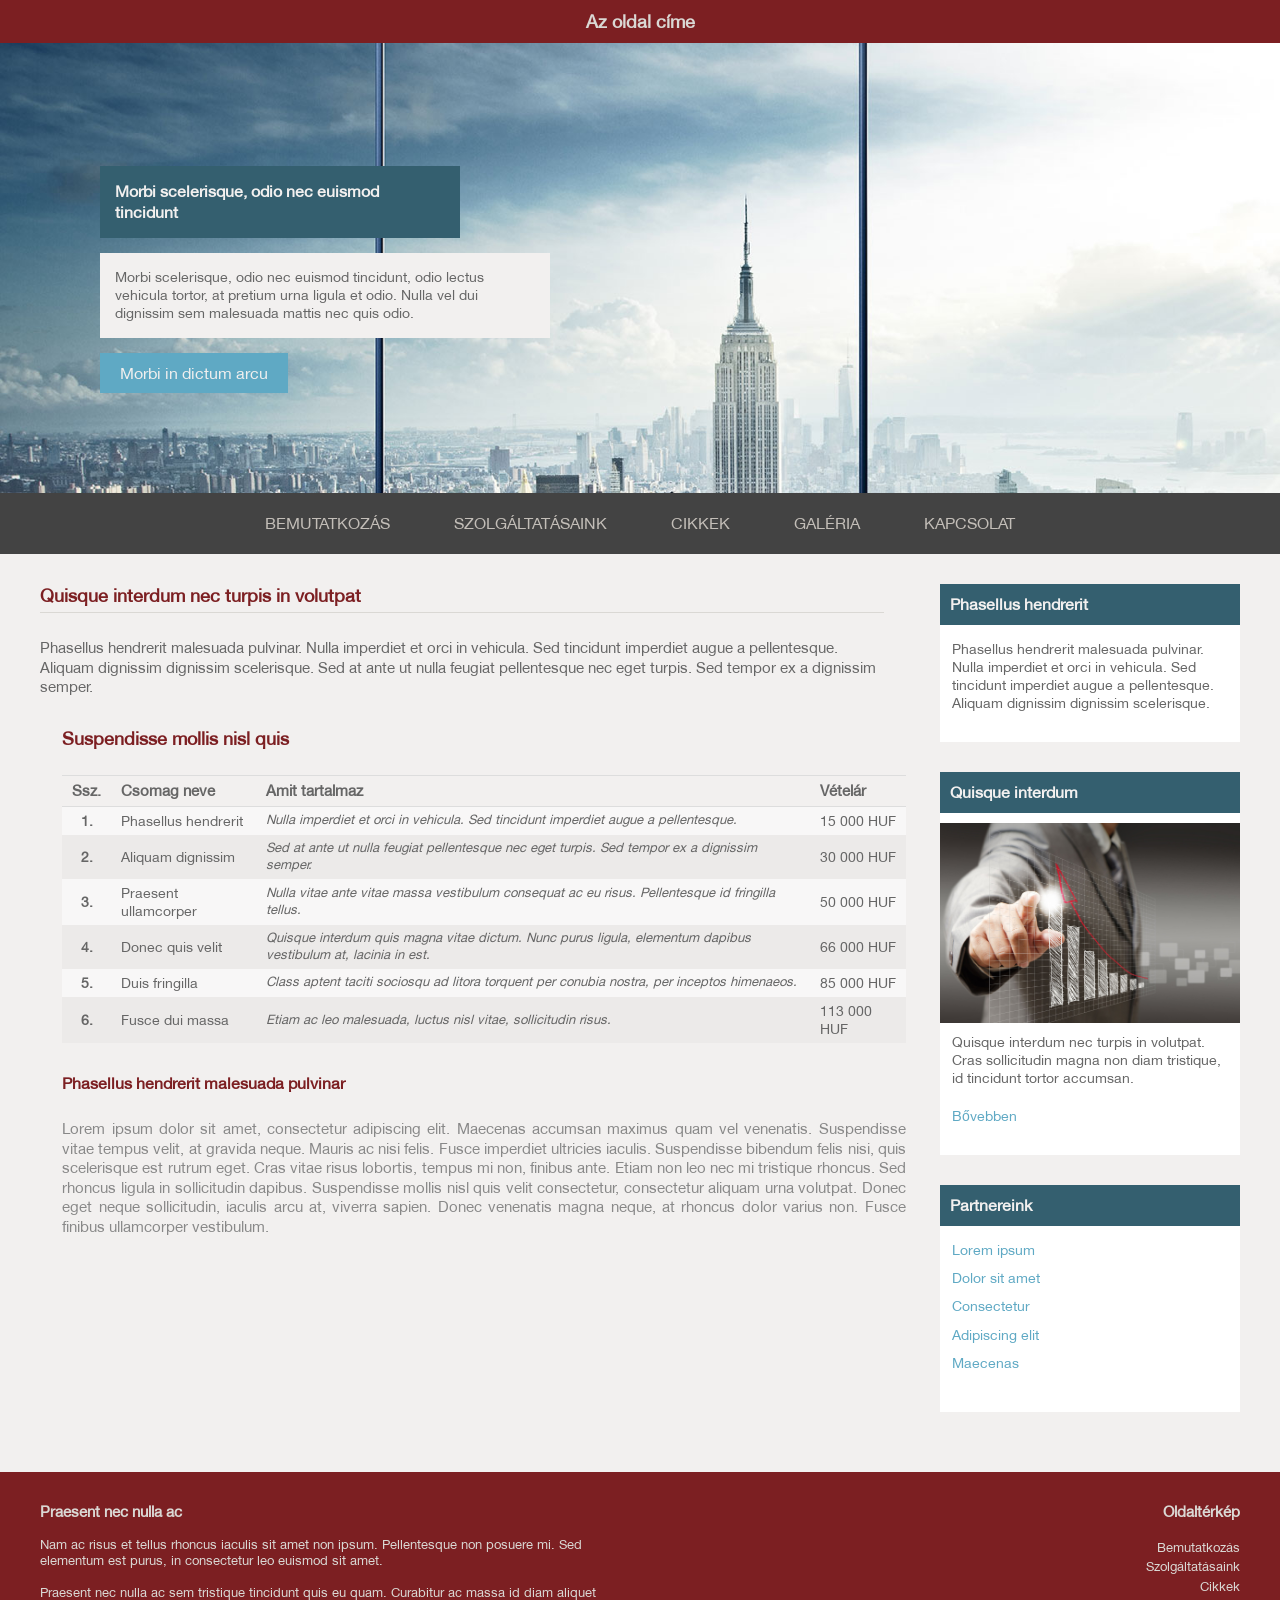
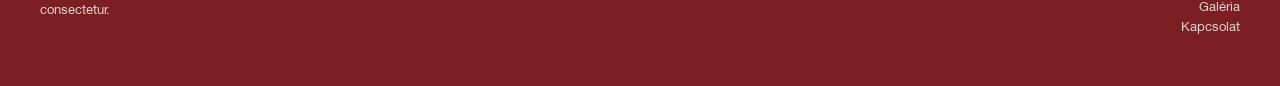
<file: services.html>
<!DOCTYPE html>
<html lang="hu">
	<head>
		<meta charset="UTF-8">
		<title>Az oldal címe</title>
		<link href="res/style.css" rel="stylesheet" type="text/css">
	</head>
	<body>

		<header>
			<div id="siteTitle">
				<a href="">Az oldal címe</a>
			</div>
			<div class="headerImage" style="background-image:url(media/hd/skyscraper-slider.jpg)">
				<div class="centerBox">
					<section>
						<h3>Morbi scelerisque, odio nec euismod tincidunt</h3>
						<p>Morbi scelerisque, odio nec euismod tincidunt, odio lectus vehicula tortor, at pretium urna ligula et odio. Nulla vel dui dignissim sem malesuada mattis nec quis odio.</p>
						<a href="">Morbi in dictum arcu</a>
					</section>
				</div>
			</div>
			<nav>
				<ul class="centerBox">
					<li><a href="index.html">Bemutatkozás</a></li>
					<li><a href="services.html">Szolgáltatásaink</a></li>
					<li><a href="articles.html">Cikkek</a></li>
					<li><a href="gallery.html">Galéria</a></li>
					<li><a href="contact.html">Kapcsolat</a></li>
				</ul>
			</nav>
		</header>
		
		<div id="page">
			<div class="centerBox">
				<main id="content">
				
					<!-- MAIN CONTENT -->
					
					<h1>Quisque interdum nec turpis in volutpat</h1>
					
					<p>Phasellus hendrerit malesuada pulvinar. Nulla imperdiet et orci in vehicula. Sed tincidunt imperdiet augue a pellentesque. Aliquam dignissim dignissim scelerisque. Sed at ante ut nulla feugiat pellentesque nec eget turpis. Sed tempor ex a dignissim semper.</p>
					
					<section>
					
						<h2>Suspendisse mollis nisl quis</h2>
					
						<table>
							<thead>
								<tr>
									<th>Ssz.</th>
									<th>Csomag neve</th>
									<th>Amit tartalmaz</th>
									<th>Vételár</th>
								</tr>
							</thead>
							<tbody>
								<tr>
									<th>1.</th>
									<td>Phasellus hendrerit</td>
									<td class="italic">Nulla imperdiet et orci in vehicula. Sed tincidunt imperdiet augue a pellentesque.</td>
									<td>15 000 HUF</td>
								</tr>
								<tr>
									<th>2.</th>
									<td>Aliquam dignissim</td>
									<td class="italic">Sed at ante ut nulla feugiat pellentesque nec eget turpis. Sed tempor ex a dignissim semper.</td>
									<td>30 000 HUF</td>
								</tr>
								<tr>
									<th>3.</th>
									<td>Praesent ullamcorper</td>
									<td class="italic">Nulla vitae ante vitae massa vestibulum consequat ac eu risus. Pellentesque id fringilla tellus.</td>
									<td>50 000 HUF</td>
								</tr>
								<tr>
									<th>4.</th>
									<td>Donec quis velit</td>
									<td class="italic">Quisque interdum quis magna vitae dictum. Nunc purus ligula, elementum dapibus vestibulum at, lacinia in est.</td>
									<td>66 000 HUF</td>
								</tr>
								<tr>
									<th>5.</th>
									<td>Duis fringilla</td>
									<td class="italic">Class aptent taciti sociosqu ad litora torquent per conubia nostra, per inceptos himenaeos.</td>
									<td>85 000 HUF</td>
								</tr>
								<tr>
									<th>6.</th>
									<td>Fusce dui massa</td>
									<td class="italic">Etiam ac leo malesuada, luctus nisl vitae, sollicitudin risus.</td>
									<td>113 000 HUF</td>
								</tr>
							</tbody>
						</table>
						
					</section>
						
					<article>
						
						<h2>Phasellus hendrerit malesuada pulvinar</h2>
						<p>Lorem ipsum dolor sit amet, consectetur adipiscing elit. Maecenas accumsan maximus quam vel venenatis. Suspendisse vitae tempus velit, at gravida neque. Mauris ac nisi felis. Fusce imperdiet ultricies iaculis. Suspendisse bibendum felis nisi, quis scelerisque est rutrum eget. Cras vitae risus lobortis, tempus mi non, finibus ante. Etiam non leo nec mi tristique rhoncus. Sed rhoncus ligula in sollicitudin dapibus. Suspendisse mollis nisl quis velit consectetur, consectetur aliquam urna volutpat. Donec eget neque sollicitudin, iaculis arcu at, viverra sapien. Donec venenatis magna neque, at rhoncus dolor varius non. Fusce finibus ullamcorper vestibulum.</p>
						
						
					</article>
					
					<!-- END: MAIN CONTENT -->
				
				</main>
				<aside>
				
					<section>
						<h3>Phasellus hendrerit</h3>
						<p>
							Phasellus hendrerit malesuada pulvinar. Nulla imperdiet et orci in vehicula. Sed tincidunt imperdiet augue a pellentesque. Aliquam dignissim dignissim scelerisque.
						</p>
					</section>
				
					<section>
						<h3>Quisque interdum</h3>
						<img src="media/business-graph.jpg" alt="Nulla imperdiet et orci in vehicula">
						<p>Quisque interdum nec turpis in volutpat. Cras sollicitudin magna non diam tristique, id tincidunt tortor accumsan.</p>
						<p><a href="index.html">Bővebben</a></p>
					</section>
				
					<section>
						<h3>Partnereink</h3>
						<ul>
							<li><a href="http://lipsum.com" target="_blank">Lorem ipsum</a></li>
							<li><a href="http://lipsum.com" target="_blank">Dolor sit amet</a></li>
							<li><a href="http://lipsum.com" target="_blank">Consectetur</a></li>
							<li><a href="http://lipsum.com" target="_blank">Adipiscing elit</a></li>
							<li><a href="http://lipsum.com" target="_blank">Maecenas</a></li>
						</ul>
					</section>
				
				</aside>
			</div>
		</div>
		
		<footer>
			<div class="centerBox">
				<div class="left">
					<h4>Praesent nec nulla ac</h4>
					<p>Nam ac risus et tellus rhoncus iaculis sit amet non ipsum. Pellentesque non posuere mi. Sed elementum est purus, in consectetur leo euismod sit amet.</p>
					<p>Praesent nec nulla ac sem tristique tincidunt quis eu quam. Curabitur ac massa id diam aliquet consectetur.</p>
				</div>
				<div class="right">
					<h4>Oldaltérkép</h4>
					<ul>
						<li><a href="index.html">Bemutatkozás</a></li>
						<li><a href="services.html">Szolgáltatásaink</a></li>
						<li><a href="articles.html">Cikkek</a></li>
						<li><a href="gallery.html">Galéria</a></li>
						<li><a href="contact.html">Kapcsolat</a></li>
					</ul>
				</div>
			</div>
		</footer>
		

	</body>
</html>
</file>
<file: style.css>
/* ---------- Színek: sötét / világos mód. Az akcentus a klasszikus P1 foszforzöld ---------- */
:root {
  --bg: #080d09;
  --surface: #0e1610;
  --surface-2: #131f16;
  --line: #ffffff17;
  --text: #dfe8e1;
  --text-2: #c5d0c8;
  --dim: #8d9a8f;
  --err: #ff7b7b;
  --win-bg: #070b08ee;
  --chrome-bg: #ffffff0a;
  --chip-bg: #ffffff0d;
  --shadow: 0 30px 70px #000a;
  --on-accent: #0b110c;
  --accent: #3dff7a;
  --accent2: #8ef0b0;
  --mono: "JetBrains Mono", ui-monospace, monospace;
  --serif: "Fraunces", Georgia, serif;
  --sans: "Inter", system-ui, sans-serif;
}

/* Világos mód: sötétebb zöld, hogy fehéren is olvasható legyen */
[data-mode="light"] {
  --bg: #f4f6f1;
  --surface: #ffffff;
  --surface-2: #f1f4ec;
  --line: #00000020;
  --text: #17211b;
  --text-2: #36453b;
  --dim: #5a685e;
  --err: #c62828;
  --win-bg: #fdfefcf2;
  --chrome-bg: #0000000a;
  --chip-bg: #00000008;
  --shadow: 0 24px 60px #1a2a2026;
  --on-accent: #ffffff;
  --accent: #15803d;
  --accent2: #0f766e;
}
* { box-sizing: border-box; margin: 0; padding: 0; }

html { color-scheme: dark; }
html[data-mode="light"] { color-scheme: light; }
body { min-height: 100dvh; background: var(--bg); color: var(--text); font-family: var(--sans); line-height: 1.6; overflow-x: hidden; transition: background .25s, color .25s; }
body::before { content: ""; position: fixed; inset: 0; z-index: -1; background:
  radial-gradient(700px 420px at 90% -10%, color-mix(in srgb, var(--accent) 14%, transparent), transparent),
  radial-gradient(600px 420px at -5% 105%, color-mix(in srgb, var(--accent2) 11%, transparent), transparent); }
a { color: var(--accent); text-decoration: none; }
a:hover { text-decoration: underline; }
button { font: inherit; color: inherit; cursor: pointer; }
:focus-visible { outline: 2px solid var(--accent); outline-offset: 2px; }

/* ---------- Fejléc ---------- */
.top { max-width: 1280px; margin: 0 auto; height: 56px; padding: 0 1.25rem; display: flex; align-items: center; justify-content: space-between; font-family: var(--mono); }
.brand { color: var(--text); font-weight: 600; font-size: .95rem; }
.brand:hover { text-decoration: none; }
.caret { color: var(--accent); animation: blink 1.1s steps(1) infinite; }
@keyframes blink { 50% { opacity: 0; } }
.tools { display: flex; align-items: center; gap: .9rem; }

.langs { display: flex; border: 1px solid var(--line); border-radius: 999px; padding: 2px; }
.langs button { background: none; border: 0; padding: .15rem .6rem; border-radius: 999px; font-size: .72rem; font-family: var(--mono); color: var(--dim); }
.langs button[aria-pressed="true"] { background: var(--accent); color: var(--on-accent); }
.mode-btn { width: 30px; height: 30px; border-radius: 50%; border: 1px solid var(--line); background: var(--chip-bg); font-size: .95rem; line-height: 1; transition: border-color .2s; }
.mode-btn:hover { border-color: var(--accent); }

.tabs { display: none; border: 1px solid var(--line); border-radius: 999px; padding: 3px; }
.tabs button { background: none; border: 0; padding: .25rem .8rem; border-radius: 999px; font-size: .78rem; font-family: var(--mono); }
.tabs button[aria-pressed="true"] { background: var(--accent); color: var(--on-accent); }

/* ---------- Elrendezés ---------- */
.workspace { max-width: 1280px; margin: 0 auto; padding: 0 1.25rem 1.25rem; height: calc(100dvh - 56px); display: grid; grid-template-columns: minmax(0, 1.55fr) minmax(310px, .9fr); gap: 1rem; }
.termcol { display: flex; flex-direction: column; gap: .7rem; min-height: 0; }

/* ---------- Terminálablak ---------- */
.window { flex: 1; min-height: 0; display: flex; flex-direction: column; background: var(--win-bg); backdrop-filter: blur(8px); border: 1px solid var(--line); border-radius: 14px; overflow: hidden; box-shadow: var(--shadow), 0 0 0 1px color-mix(in srgb, var(--accent) 10%, transparent); font-family: var(--mono); font-size: .9rem; }
.chrome { display: flex; align-items: center; gap: 1rem; padding: .65rem 1rem; background: var(--chrome-bg); border-bottom: 1px solid var(--line); }
.lights { display: flex; gap: .45rem; }
.lights i { width: 11px; height: 11px; border-radius: 50%; background: #ff5f57; }
.lights i:nth-child(2) { background: #febc2e; }
.lights i:nth-child(3) { background: #28c840; }
.url { flex: 0 1 300px; margin: 0 auto; text-align: center; padding: .15rem .9rem; border-radius: 6px; background: var(--chip-bg); color: var(--text); font-size: .74rem; }
.url em { color: var(--dim); font-style: normal; }
.spacer { width: 50px; }

.out { flex: 1; min-height: 0; overflow-y: auto; padding: 1rem 1.2rem .4rem; scrollbar-width: thin; scrollbar-color: var(--line) transparent; }
.line { white-space: pre-wrap; word-break: break-word; line-height: 1.55; margin-bottom: .3rem; min-height: 1.4em; }
.line.cmd { margin-top: .8rem; }
.p-user { color: var(--accent2); font-weight: 600; }
.p-host { color: var(--accent); font-weight: 600; }
.p-cwd { color: var(--text); }
.dim { color: var(--dim); }
.hl { color: var(--accent); }
.err { color: var(--err); }
.dir { color: var(--accent2); font-weight: 600; }
.cmd-link { cursor: pointer; text-decoration: none; border-bottom: 1px dashed currentColor; }
.cmd-link:hover { background: color-mix(in srgb, var(--accent) 16%, transparent); text-decoration: none; }
.cn .cmd-link { color: var(--accent); font-weight: 600; border-bottom: 0; }
.hrow { display: grid; grid-template-columns: 11rem 1fr; gap: .8rem; padding-left: .8rem; white-space: normal; }
.ascii { font-weight: 600; white-space: pre; overflow-x: auto; font-size: clamp(.5rem, 1.6vw, .82rem); line-height: 1.1; margin: .3rem 0; background: linear-gradient(90deg, var(--accent), var(--accent2)); -webkit-background-clip: text; background-clip: text; color: transparent; }
.shot { display: block; max-width: 100%; border-radius: 8px; border: 1px solid var(--line); margin: .3rem 0; }

/* Beágyazott élő demó (run parancs) */
.embed { margin: .3rem 0 .5rem; border: 1px solid var(--line); border-radius: 10px; overflow: hidden; background: var(--surface); white-space: normal; }
.embed-bar { display: flex; justify-content: space-between; gap: 1rem; padding: .4rem .75rem; font-size: .74rem; background: var(--chrome-bg); border-bottom: 1px solid var(--line); }
.embed iframe { display: block; width: 100%; height: 340px; border: 0; background: #fff; }

.prompt { display: flex; gap: .6rem; padding: .7rem 1.2rem 1rem; border-top: 1px solid var(--line); }
.prompt label { white-space: nowrap; }
.prompt input { flex: 1; min-width: 0; background: none; border: 0; outline: 0; color: var(--text); font: inherit; caret-color: var(--accent); }

.chips { display: flex; gap: .5rem; flex-wrap: wrap; font-family: var(--mono); }
.chips button { padding: .35rem .85rem; border-radius: 999px; background: var(--chip-bg); border: 1px solid var(--line); font-size: .78rem; font-family: inherit; transition: border-color .2s, transform .2s; }
.chips button:hover { border-color: var(--accent); transform: translateY(-2px); }

/* ---------- Profilpanel ---------- */
.panel { min-height: 0; overflow-y: auto; display: grid; gap: .9rem; align-content: start; padding-right: .2rem; scrollbar-width: thin; scrollbar-color: var(--line) transparent; }
.card { background: color-mix(in srgb, var(--surface) 92%, transparent); border: 1px solid var(--line); border-radius: 16px; padding: 1.3rem; backdrop-filter: blur(8px); }
.card h3 { font-family: var(--mono); font-size: .75rem; font-weight: 600; letter-spacing: .12em; text-transform: uppercase; color: var(--accent); margin-bottom: .8rem; }
.card p { color: var(--text-2); font-size: .92rem; margin-bottom: .6rem; }
.card p:last-child { margin-bottom: 0; }
.flash { animation: flash 1.3s ease-out; }
@keyframes flash { 0% { box-shadow: 0 0 0 2px var(--accent), 0 0 30px color-mix(in srgb, var(--accent) 35%, transparent); } 100% { box-shadow: 0 0 0 0 transparent; } }

.profile { text-align: center; padding: 1.8rem 1.3rem 1.4rem; }
.avatar { width: 104px; height: 104px; margin: 0 auto 1rem; border-radius: 50%; display: grid; place-items: center; overflow: hidden; background: radial-gradient(circle at 35% 30%, color-mix(in srgb, var(--accent) 45%, var(--surface)), var(--surface) 70%); border: 2px solid color-mix(in srgb, var(--accent) 55%, transparent); box-shadow: 0 0 40px color-mix(in srgb, var(--accent) 30%, transparent); }
.avatar span { font-family: var(--serif); font-weight: 600; font-size: 2.3rem; color: var(--accent); }
.avatar.has-photo { width: 150px; height: 150px; margin: .4rem auto 1.1rem; border-radius: 26px; overflow: hidden; display: block; background: radial-gradient(circle at 50% 35%, color-mix(in srgb, var(--accent) 38%, var(--surface)), var(--surface) 85%); border: 2px solid color-mix(in srgb, var(--accent) 55%, transparent); box-shadow: 0 0 40px color-mix(in srgb, var(--accent) 28%, transparent); }
.avatar.has-photo img { display: block; width: 100%; height: 100%; object-fit: cover; object-position: 50% 8%; }
.name { font-family: var(--serif); font-weight: 600; font-size: 1.9rem; line-height: 1.15; }
.role { color: var(--dim) !important; font-family: var(--mono); font-size: .82rem !important; margin: .2rem 0 .9rem !important; }
.status { display: inline-flex; align-items: center; gap: .5rem; padding: .25rem .8rem; border: 1px solid var(--line); border-radius: 999px; font-size: .78rem !important; color: var(--text) !important; }
.status i { width: 8px; height: 8px; border-radius: 50%; background: var(--accent); box-shadow: 0 0 10px var(--accent); animation: pulse 2s ease-in-out infinite; }
@keyframes pulse { 50% { opacity: .35; } }
.links { display: flex; justify-content: center; gap: 1.2rem; margin-top: .3rem; font-size: .85rem; font-family: var(--mono); }

.sk { display: grid; grid-template-columns: 6rem 1fr 2.6rem; gap: .7rem; align-items: center; margin-bottom: .55rem; font-size: .85rem; }
.sk b { font-weight: 500; font-family: var(--mono); font-size: .75rem; color: var(--dim); text-align: right; }
.sk .lv { font-style: normal; color: var(--accent); }
.track { height: 7px; background: var(--line); border-radius: 99px; overflow: hidden; }
.track i { display: block; height: 100%; width: var(--w); background: linear-gradient(90deg, var(--accent), var(--accent2)); border-radius: 99px; transform-origin: left; }
#sec-skills.play .track i { animation: grow 1.1s cubic-bezier(.2, .8, .2, 1); }
@keyframes grow { from { transform: scaleX(0); } }

.projs { display: grid; gap: .6rem; }
.proj { text-align: left; display: grid; gap: .1rem; padding: .85rem 1rem; background: var(--surface-2); border: 1px solid var(--line); border-radius: 12px; transition: border-color .2s, transform .2s; }
.proj:hover { border-color: color-mix(in srgb, var(--accent) 60%, transparent); transform: translateX(3px); }
.proj.active { border-color: var(--accent); background: color-mix(in srgb, var(--accent) 9%, var(--surface-2)); }
.proj .t { font-weight: 600; font-size: .95rem; }
.proj .live { font-style: normal; font-family: var(--mono); font-size: .66rem; font-weight: 500; color: var(--accent); border: 1px solid color-mix(in srgb, var(--accent) 50%, transparent); border-radius: 999px; padding: .02rem .45rem; margin-left: .4rem; vertical-align: middle; }
.proj small { font-family: var(--mono); color: var(--accent2); font-size: .72rem; }
.proj .d { color: var(--dim); font-size: .82rem; margin-top: .25rem; }

.mail { display: block; font-family: var(--mono); font-size: .92rem; word-break: break-all; margin-bottom: .6rem; }
.hint { color: var(--dim) !important; }
.nojs { padding: 2rem; }

/* ---------- Telefon: terminál és profil külön fülön ---------- */
@media (max-width: 900px) {
  .workspace { grid-template-columns: 1fr; padding: 0 .8rem .8rem; }
  .tabs { display: flex; }
  .tools { gap: .5rem; }
  .brand { font-size: .85rem; }
  body[data-view="terminal"] .panel { display: none; }
  body[data-view="panel"] .termcol { display: none; }
  .window { font-size: .82rem; }
  .url { display: none; }
  .hrow { grid-template-columns: 8.6rem 1fr; gap: .5rem; padding-left: .3rem; }
  .sk { grid-template-columns: 5rem 1fr 2.4rem; }
  .embed iframe { height: 300px; }
}
@media (max-width: 420px) { .brand { display: none; } .tabs button { padding: .25rem .6rem; } }

@media (prefers-reduced-motion: reduce) {
  body { transition: none; }
  .caret, .status i { animation: none; }
  #sec-skills.play .track i, .flash { animation: none; }
}
</file>
<file: res/style.css>
@font-face
{
	font-family: 'helvetica-regular';
	src: url(helvetica-regular.ttf);
}

body
{
	margin: 0;
	padding: 0;
	font-family: 'helvetica-regular', Arial;
	font-size: 15px;
	line-height: 1.3;
	background: #f2f0ef;
	color: #666666;
}
*
{
	box-sizing: border-box;
}

/* HEADER */

	#siteTitle
	{
		background: #7c1f22;
		text-align: center;
	}
		#siteTitle a
		{
			color: #dad8d4;
			font-size: 120%;
			font-weight: bold;
			padding: 10px 0;
			display: inline-block;
			text-decoration: none;
			transition: color 0.3s;
		}
		#siteTitle a:hover
		{
			color: #f2f0ef;
		}
	header .headerImage
	{
		height: 450px;
		background-position: bottom center;
		background-attachment: fixed;
		background-size: cover;
		position: relative;
	}
		header .headerImage .centerBox
		{
			height: 100%;
			position: relative;
		}
			header .headerImage section
			{
				position: absolute;
				bottom: 100px;
				width: 90%;
				left: 5%;
				max-width: 450px;
			}
				header .headerImage section h3
				{
					font-size: 16px;
					background: #345f6f;
					color: #f2f0ef;
					padding: 15px;
					margin: 0;
					margin-bottom: 15px;
					width: 80%;
				}
				header .headerImage section p
				{
					font-size: 14px;
					background: #f2f0ef;
					padding: 15px;
					margin: 0;
					margin-bottom: 15px;
				}
				header .headerImage section a
				{
					font-size: 16px;
					background: #5fa9c4;
					color: #f2f0ef;
					padding: 10px 20px;
					display: inline-block;
					text-decoration: none;	
					transition: background 0.3s;
				}
				header .headerImage section a:hover
				{
					background: #4a94af;
				}
		
/* HEADER - MENU */

	header nav
	{
		background: #434343;
	}
		header nav ul
		{
			margin: 0;
			padding: 0;
			list-style: none;
			text-align: center;
		}
			header nav ul li
			{
				display: inline-block;
			}
				header nav ul li a
				{
					display: inline-block;
					text-decoration: none;
					padding: 20px 30px;
					width: 100%;
					color: #c3beb8;
					transition: background 0.3s, color 0.3s;
					font-size: 105%;
					text-transform: uppercase;
				}
				header nav ul li a:hover
				{
					background: #323232;
					color: #f2f0ef;
				}

/* MAIN */

	#page
	{
		padding: 30px 0;
	}
		#content
		{
			float: left;
			width: 74%;
		}
			#content section,
			#content article,
			#content > ul
			{
				width: 95%;
				margin-left: 2.5%;
				margin-right: 2.5%;
				margin-top: 0;
			}
		aside
		{
			float: right;
			width: 25%;
		}
		
/* CONTENT - ARTICLE */

	#content h1, 
	#content article h2
	{
		border-bottom: 1px solid #dad8d4;
		color: #7c1f22;
		padding-bottom: 5px;
		margin: 0;
		margin-bottom: 25px;
		font-size: 18px;
	}
	#content h1,
	#content > p
	{
		width: 95%;
		margin-top: 0;
	}
	#content section h2,
	#content article h2
	{
		font-size: 16px;
		border-bottom: none;
		padding: 0;
	}
	#content section h2,
	#content ul h2
	{
		color: #7c1f22;
		margin: 0;
		margin-bottom: 25px;
		font-size: 18px;
	}
	#content section h3
	{
		color: #7c1f22;
		font-size: 15px;
		border-bottom: none;
		padding: 0;
	}
	#content article p, 
	#content article ul,
	#content section ul
	{
		margin: 0;
		margin-bottom: 25px;
		font-size: 15px;
		text-align: justify;
		color: #888888;
	}
	#content > p
	{
		margin-bottom: 30px;
	}
		#content article ul li,
		#content section ul li
		{
			margin-bottom: 10px;
		}
	#content article h2.lead
	{
		margin: 0;
		margin-bottom: 25px;
		font-size: 16px;
		text-align: left;
		color: #888888;
	}
	#content article img
	{
		margin-bottom: 25px;
		width: 100%;
	}
	
/* CONTENT - ARTICLE PREVIEW */

	#content ul.articles
	{
		padding: 0;
		list-style: none;
	}
		#content .articles .preview
		{
			background: #ffffff;
			border: 1px solid #dad8d4;
			height: 175px;
			margin-bottom: 25px;
		}	
			#content .articles .preview > img
			{
				width: 30%;
				float: left;
				height: 100%;
				object-fit: cover;
			}
			#content .articles .preview > div
			{
				width: 65%;
				padding-right: 2%;
				float: right;
				height: 150px;
				overflow: hidden;
			}
				#content .articles .preview > div h2
				{
					margin-bottom: 10px;
					margin-top: 15px;
				}
				#content .articles .preview > div p
				{
					margin: 0;
				}
			#content .articles .preview > a
			{
				display: inline-block;
				float: right;
				font-size: 13px;
				text-decoration: none;
				margin-right: 2%;
				color: #345f6f;
			}
			#content .articles .preview > a:hover
			{
				text-decoration: underline;
			}
		
/* CONTENT - CUSTOMER BOOK */
	
	#content ul.customers
	{
		padding: 0;
		list-style: none;
	}
		.customers .customerBook
		{
			background: #ffffff;
			border: 1px solid #dad8d4;
			margin-bottom: 15px;
			width: 95%;
			padding-left: 2.5%;
			padding-right: 2.5%;
			padding-top: 15px;
		}	
			.customers .customerBook p span
			{
				font-style: italic;
				float: right;
				font-size: 13px;
				color: #345f6f;
			}
		
/* CONTENT - TABLE */
		
	#content table
	{
		width: 100%;
		margin-bottom: 30px;
		border-collapse: collapse;
	}
		#content table tbody tr:nth-child(odd)
		{
			background: rgba(255,255,255,0.5);
		}
		#content table tbody tr:nth-child(even)
		{
			background: rgba(0,0,0,0.025);
		}
		#content table tbody tr:nth-child(odd):hover
		{
			background: rgba(255,255,255,0.8);
		}
		#content table tbody tr:nth-child(even):hover
		{
			background: rgba(0,0,0,0.005);
		}
			#content table thead th
			{
				text-align: left;
				font-size: 15px;
				border-bottom: 1px solid #dddddd;
				border-top: 1px solid #dddddd;
			}
			#content table th, 
			#content table td
			{
				padding: 5px 10px;
			}
			#content table tbody th, 
			#content table tbody td
			{
				font-size: 14px;
			}
			#content table .italic
			{
				font-size: 13px;
				font-style: italic;
			}
			#content table td a
			{
				color: #5fa9c4;
				text-decoration: none;
			}
			#content table td a:hover
			{
				color: #345f6f;
			}
			
/* CONTENT - GALLERY */
		
	ul.gallery
	{
		margin: 0;
		padding: 0;
		list-style: none;
		margin-bottom: 30px;
	}	
		ul.gallery li
		{
			width: 23%;
			height: 120px;
			margin-left: 1%;
			margin-right: 1%;
			margin-bottom: 10px;
			float: left;
		}
			ul.gallery li a
			{
				display: block;
				height: 100%;
				opacity: 0.75;
				border: 1px solid #f2f0ef;
				transition: opacity 0.3s, border 0.3s;
				overflow: hidden;
			}
			ul.gallery li a:hover
			{
				border: 1px solid #ffffff;
				opacity: 1;
			}
				ul.gallery li a img
				{
					object-fit: cover;
					width: 100%;
					height: 100%;
					transition: width 0.3s, height 0.3s;
				}
				ul.gallery li a img:hover
				{
					width: 110%;
					height: 115%;
				}
		
/* CONTENT - FORM */
		
	#content form
	{
		width: 94%;
		margin-bottom: 30px;
		background: rgba(255,255,255,0.5);
		padding: 20px 3%;
	}
		#content form label
		{
			font-size: 14px;
			display: block;
		}
		#content form input, 
		#content form select, 
		#content form textarea
		{
			margin-bottom: 15px;
			width: 98%;
			border: 1px solid #dad8d4;
			padding: 7px 1%;
			color: #666666;
		}
		#content form textarea
		{
			height: 50px;
			resize: none;
		}
		#inputName
		{
			max-width: 300px;
		}
		#inputEmail
		{
			max-width: 500px;
		}
		#inputSubject
		{
			max-width: 200px;
		}
		#content form input[type=submit]
		{
			width: auto;
			cursor: pointer;
			padding: 7px 20px;
		}
		#content form input[type=submit]:hover
		{
			background: #c3beb8;
		}
		#content p.success
		{
			background: #e6ebe1;
			color: #82aa73;
			border: 1px solid #d2e1cd;
			padding-left: 2%;
			padding-right: 2%;
			padding-top: 10px;
			padding-bottom: 10px;
			width: 96%;
		}
		#content p.error
		{
			background: #ece0e0;
			color: #a97171;
			border: 1px solid #e1cece;
			padding-left: 2%;
			padding-right: 2%;
			padding-top: 10px;
			padding-bottom: 10px;
			width: 96%;
		}
		
/* SIDEBAR - SECTION */

	aside section
	{
		margin-bottom: 30px;
		background: #ffffff;
		padding-bottom: 15px;
	}
		aside section h3
		{
			margin: 0;
			margin-bottom: 10px;
			background: #345f6f;
			color: #f2f0ef;
			font-size: 16px;
			padding: 10px;
		}
		aside section p
		{
			margin: 0;
			margin-bottom: 10px;
			color: #666666;
			font-size: 14px;
			padding: 5px 4%;
		}
		aside section img
		{
			width: 100%;
		}
		aside section ul
		{
			margin: 0;
			margin-bottom: 10px;
			color: #666666;
			font-size: 14px;
			padding: 5px 4%;
			list-style: none;
		}
			aside section ul li
			{
				margin-bottom: 10px;
			}
				aside section a
				{
					color: #5fa9c4;
					text-decoration: none;
				}
				aside section a:hover
				{
					color: #345f6f;
				}

/* FOOTER */

	footer
	{
		clear: both;
		background: #7c1f22;
		padding-top: 30px;
		padding-bottom: 50px;
		color: #dad8d4;
	}
		footer .left
		{
			width: 49%;
			float: left;
		}
		footer .right
		{
			width: 49%;
			float: right;
			text-align: right;
		}
			footer h4
			{
				margin: 0;
				margin-bottom: 15px;
				font-size: 15px;
			}
			footer p
			{
				margin: 0;
				font-size: 13px;
				margin-bottom: 15px;
			}
			footer ul
			{
				margin: 0;
				padding: 0;
				list-style: none;
			}
			footer ul a
			{
				color: #dad8d4;
				font-size: 13px;
				text-decoration: none;
			}
			footer ul a:hover
			{
				text-decoration: underline;
			}
	
/* LAYOUT */

	.centerBox
	{
		width: 95%;
		max-width: 1200px;
		margin: 0 auto;
	}
	.centerBox::after
	{
		display: block;
		content: "";
		clear: both;
	}
</file>
